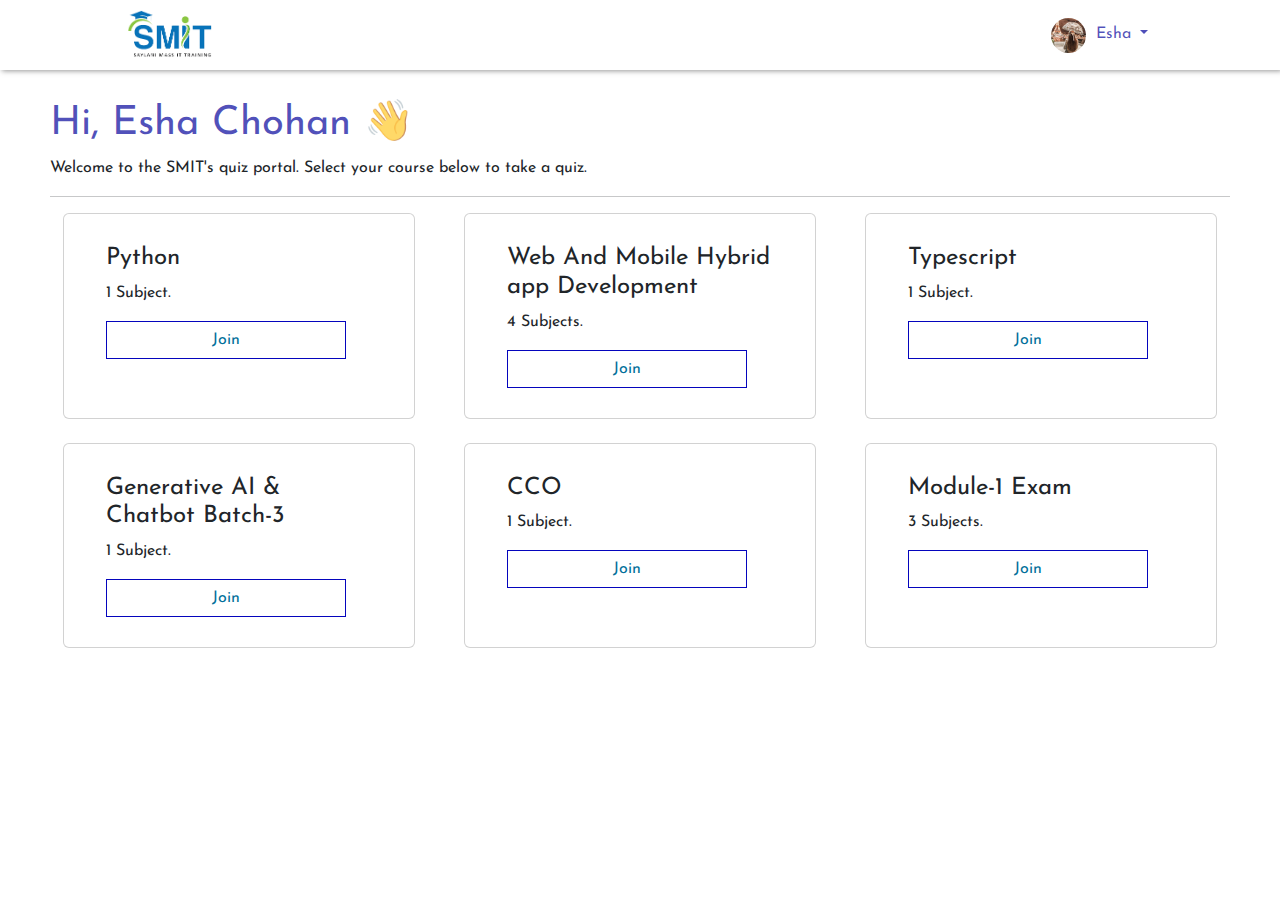
<file: index.html>
<!DOCTYPE html>
<html lang="en">

<head>
  <meta charset="UTF-8">
  <meta name="viewport" content="width=device-width, initial-scale=1.0">
  <title>Quiz Website</title>
  <link rel="stylesheet" type="text/css" href="style.css">
  <link rel="stylesheet" type="text/css" href="responsive.css">
  <link rel="icon" type="image" href="assets/logo.png">
  <link href="https://cdn.jsdelivr.net/npm/bootstrap@5.3.3/dist/css/bootstrap.min.css" rel="stylesheet"
    integrity="sha384-QWTKZyjpPEjISv5WaRU9OFeRpok6YctnYmDr5pNlyT2bRjXh0JMhjY6hW+ALEwIH" crossorigin="anonymous">
</head>

<body>
  <!-- NAVBAR START -->
  <div class="navbar">
    <img src="assets/logo.png" height="50px">
    <div class="dropdown">
      <button class="btn btn-secondary dropdown-toggle" type="button" data-bs-toggle="dropdown" aria-expanded="false">
        <img src="assets/profile pic.jpg"><span>Esha</span>
      </button>
      <ul class="dropdown-menu">
        <li><a class="dropdown-item" href="#">Results</a></li>
        <li><a class="dropdown-item" href="#">Logout</a></li>
      </ul>
    </div>
  </div>
  <!-- NAVBAR END -->
  <!-- CARDS START -->
  <div class="second-section">
    <div class="welcome-info">
      <h1>Hi, Esha Chohan 👋</h1>
      <p>Welcome to the SMIT's quiz portal. Select your course below to take a quiz.
      </p>
      <hr />
    </div>
    <div class=" cards-section row gap-4">
      <div class="card " style="width: 22rem;">
        <div class="card-body">
          <h4 class="card-title">Python</h4>
          <p class="card-text">1 Subject.</p>
          <a href="#"><button class="btn ">Join</button></a>
        </div>
      </div>
      <div class="card " style="width: 22rem;">
        <div class="card-body">
          <h4 class="card-title">Web And Mobile Hybrid app Development</h4>
          <p class="card-text">4 Subjects.</p>
          <a href="information.html"><button class="btn form-btn ">Join</button></a>
        </div>
      </div>
      <div class="card " style="width: 22rem;">
        <div class="card-body">
          <h4 class="card-title">Typescript</h4>
          <p class="card-text">1 Subject.</p>
          <a href="#"><button class="btn ">Join</button></a>
        </div>
      </div>
      <div class="card " style="width: 22rem;">
        <div class="card-body">
          <h4 class="card-title">Generative AI & Chatbot Batch-3</h4>
          <p class="card-text">1 Subject.</p>
          <a href="#"><button class="btn ">Join</button></a>
        </div>
      </div>
      <div class="card " style="width: 22rem;">
        <div class="card-body">
          <h4 class="card-title">CCO</h4>
          <p class="card-text">1 Subject.</p>
          <a href="#"><button class="btn">Join</button></a>
        </div>
      </div>
      <div class="card " style="width: 22rem;">
        <div class="card-body">
          <h4 class="card-title">Module-1 Exam</h4>
          <p class="card-text">3 Subjects.</p>
          <a href="#"><button class="btn ">Join</button></a>
        </div>
      </div>

    </div>
  </div>
  <!-- CARDS END -->

  <script src="https://cdn.jsdelivr.net/npm/bootstrap@5.3.3/dist/js/bootstrap.bundle.min.js"
    integrity="sha384-YvpcrYf0tY3lHB60NNkmXc5s9fDVZLESaAA55NDzOxhy9GkcIdslK1eN7N6jIeHz"
    crossorigin="anonymous"></script>
</body>

</html>
</file>
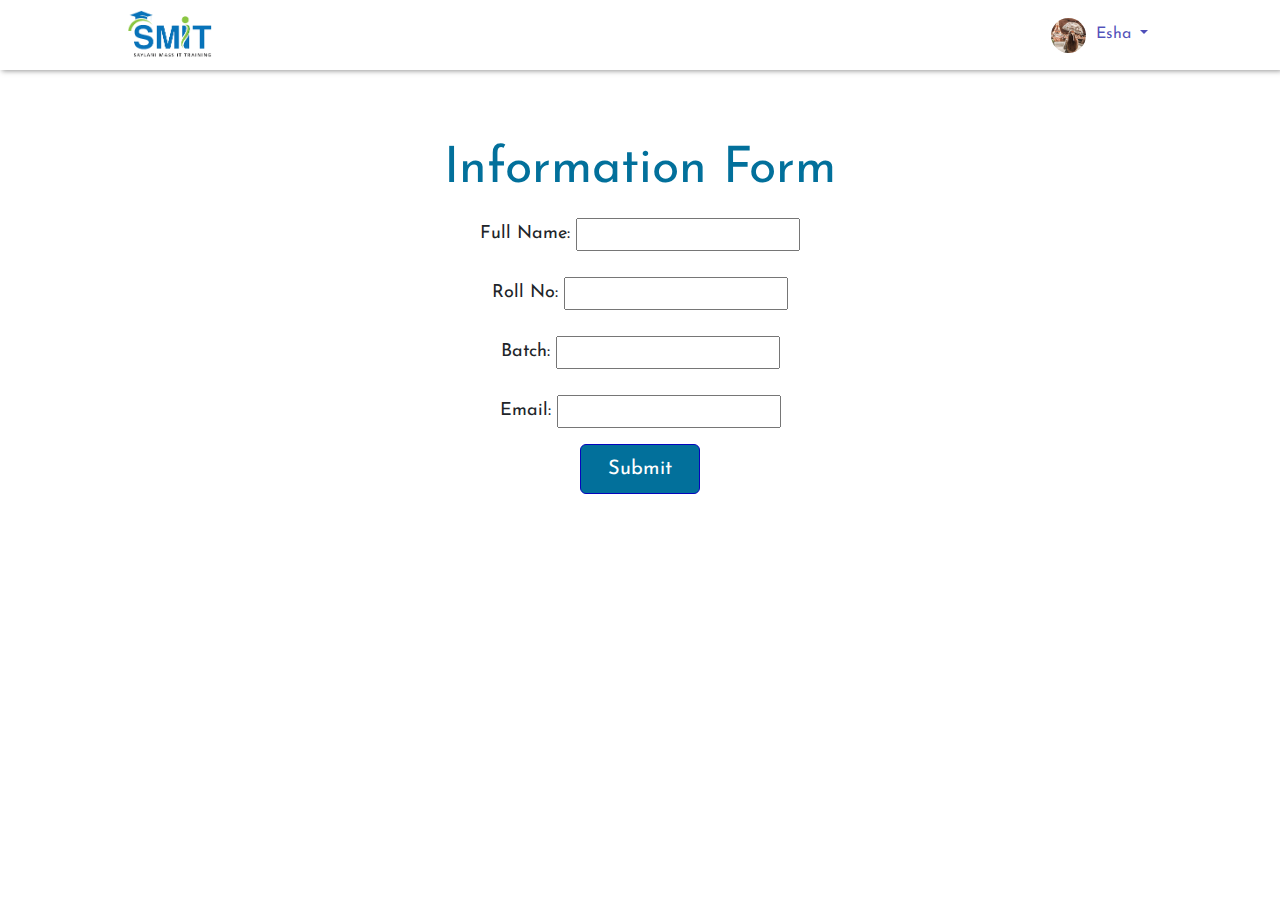
<file: information.html>
<!DOCTYPE html>
<html lang="en">

<head>
    <meta charset="UTF-8">
    <meta name="viewport" content="width=device-width, initial-scale=1.0">
    <title>Information</title>
    <link rel="stylesheet" type="text/css" href="style.css">
    <link rel="stylesheet" type="text/css" href="responsive.css">
    <link rel="icon" type="image" href="assets/logo.png">
    <link href="https://cdn.jsdelivr.net/npm/bootstrap@5.3.3/dist/css/bootstrap.min.css" rel="stylesheet"
        integrity="sha384-QWTKZyjpPEjISv5WaRU9OFeRpok6YctnYmDr5pNlyT2bRjXh0JMhjY6hW+ALEwIH" crossorigin="anonymous">
</head>

<body>

    <!-- NAVBAR START -->
    <div class="navbar">
        <img src="assets/logo.png" height="50px">
        <div class="dropdown">
            <button class="btn btn-secondary dropdown-toggle" type="button" data-bs-toggle="dropdown"
                aria-expanded="false">
                <img src="assets/profile pic.jpg"><span>Esha</span>
            </button>
            <ul class="dropdown-menu">
                <li><a class="dropdown-item" href="#">Results</a></li>
                <li><a class="dropdown-item" href="#">Logout</a></li>
            </ul>
        </div>
    </div>
    <!-- NAVBAR END -->
    <!-- INFORMATION FORM START -->
    <div class="information-form">
        <h1>Information Form</h1>
        <p> Full Name: <input type="text" required><br /></p>
        <p> Roll No: <input type="number" required><br /></p>
        <p> Batch: <input type="number" required><br /></p>
        <p> Email: <input type="email" required><br /></p>
        <a href="mcqs.html"><button class="btn submit-btn ">Submit</button></a>
    </div>
    <!-- INFORMATION FORM END -->
    <script src="https://cdn.jsdelivr.net/npm/bootstrap@5.3.3/dist/js/bootstrap.bundle.min.js"
        integrity="sha384-YvpcrYf0tY3lHB60NNkmXc5s9fDVZLESaAA55NDzOxhy9GkcIdslK1eN7N6jIeHz"
        crossorigin="anonymous"></script>
</body>

</html>
</file>
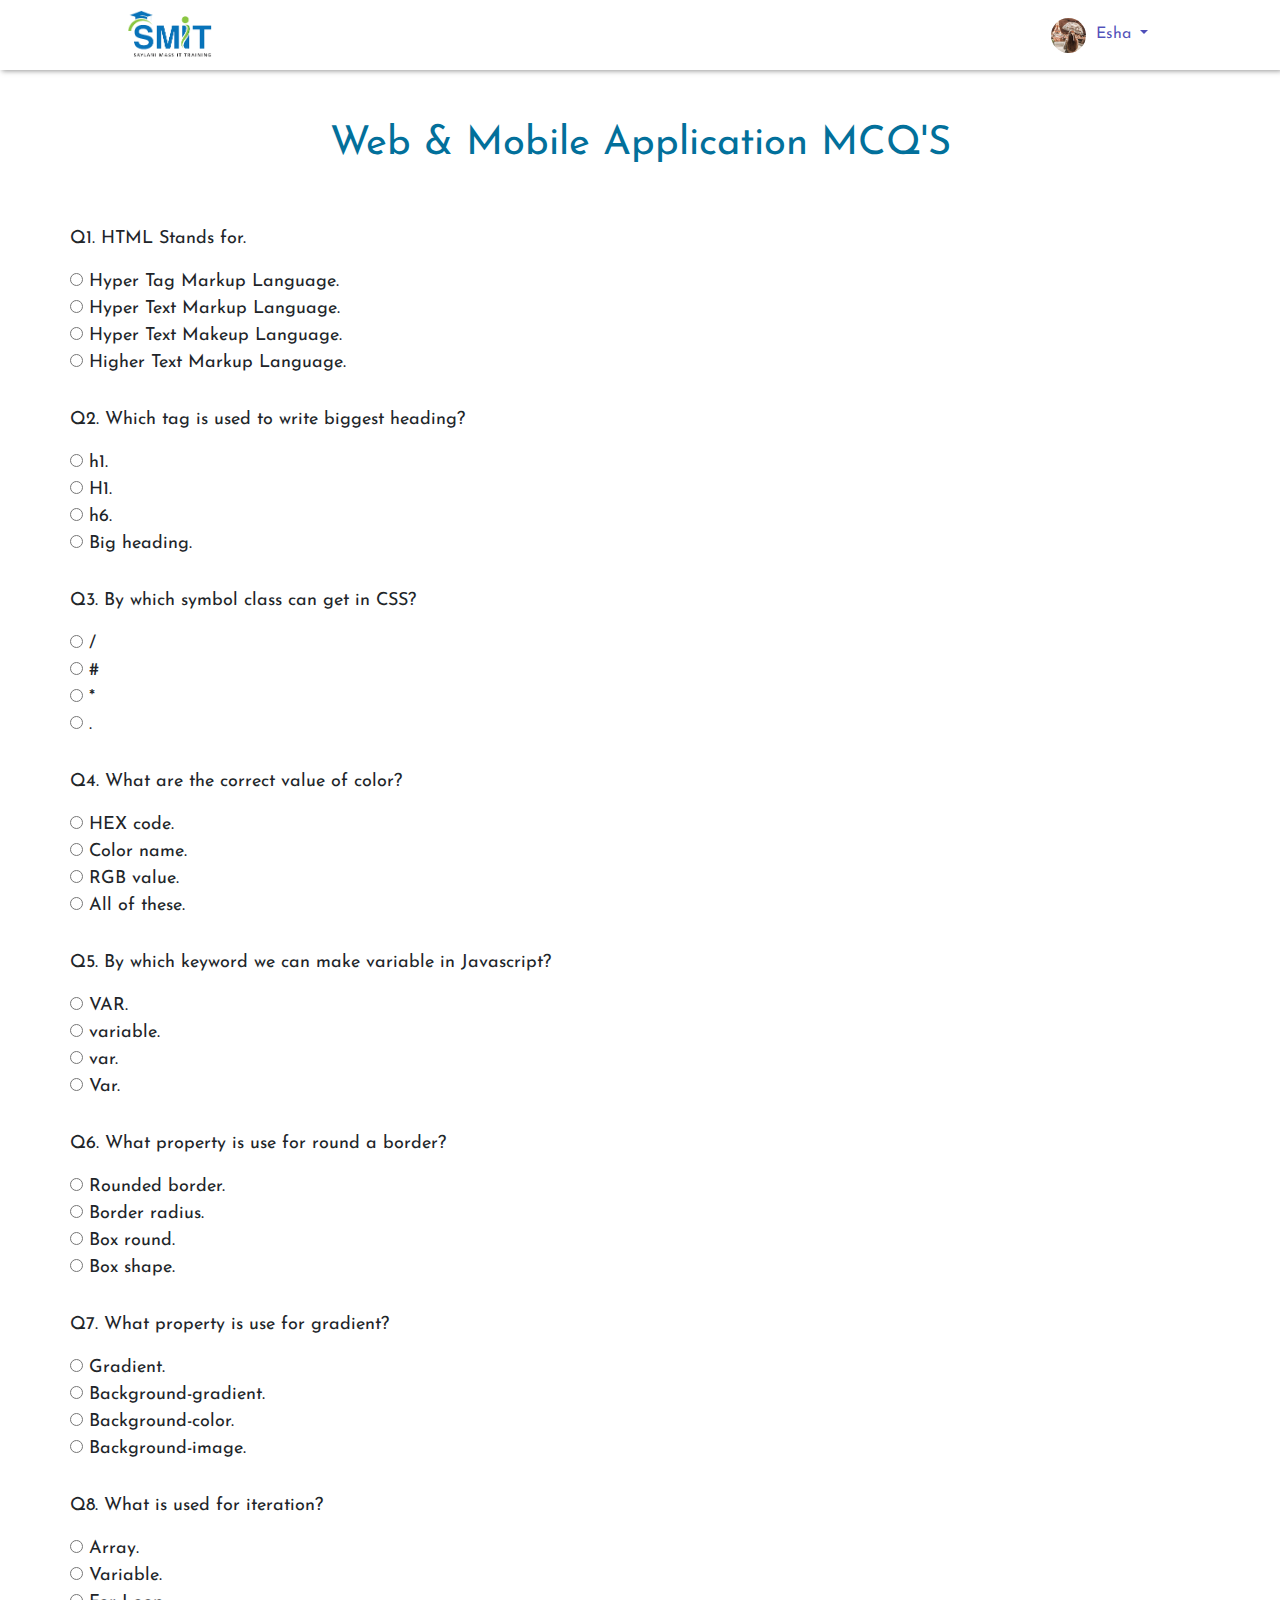
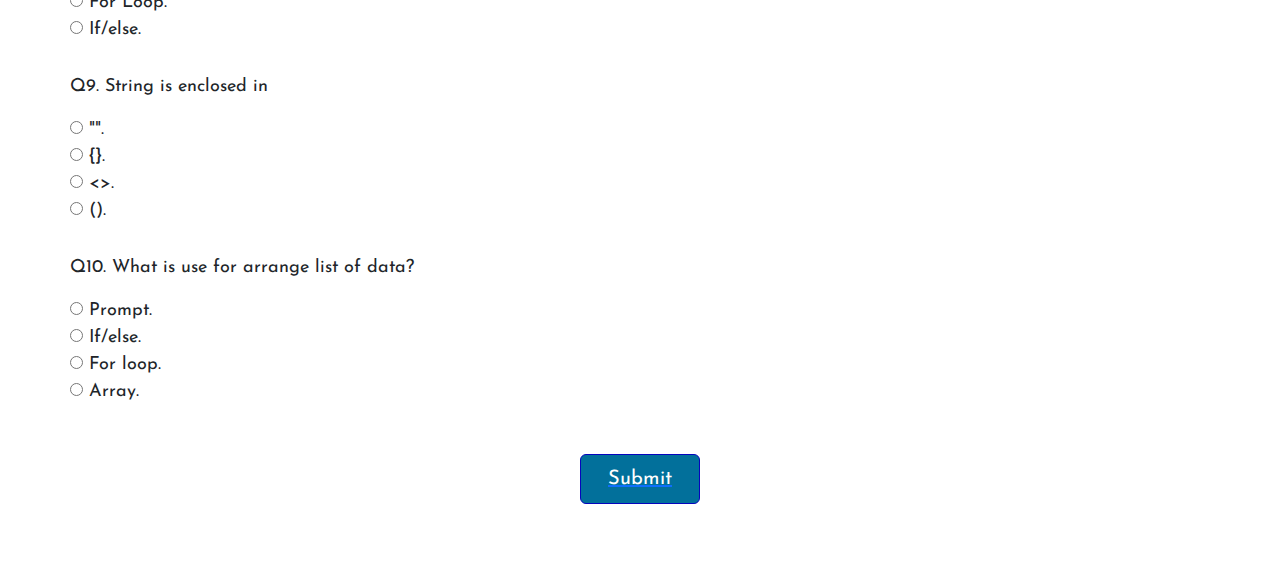
<file: mcqs.html>
<!DOCTYPE html>
<html lang="en">

<head>
    <meta charset="UTF-8">
    <meta name="viewport" content="width=device-width, initial-scale=1.0">
    <title>Web & Mobile App</title>
    <link rel="stylesheet" type="text/css" href="style.css">
    <link rel="stylesheet" type="text/css" href="responsive.css">
    <link rel="icon" type="image" href="assets/logo.png">
    <link href="https://cdn.jsdelivr.net/npm/bootstrap@5.3.3/dist/css/bootstrap.min.css" rel="stylesheet"
        integrity="sha384-QWTKZyjpPEjISv5WaRU9OFeRpok6YctnYmDr5pNlyT2bRjXh0JMhjY6hW+ALEwIH" crossorigin="anonymous">
</head>

<body>
    <!-- NAVBAR START -->
    <div class="navbar">
        <img src="assets/logo.png" height="50px">
        <div class="dropdown">
            <button class="btn btn-secondary dropdown-toggle" type="button" data-bs-toggle="dropdown"
                aria-expanded="false">
                <img src="assets/profile pic.jpg"><span>Esha</span>
            </button>
            <ul class="dropdown-menu">
                <li><a class="dropdown-item" href="#">Results</a></li>
                <li><a class="dropdown-item" href="#">Logout</a></li>
            </ul>
        </div>
    </div>
    <!-- NAVBAR END -->
    <!-- MCQS START -->
    <div class="mcqs-section">
        <h1>Web & Mobile Application MCQ'S</h1>
        <div class="mcqs">
            <div>
                <p>Q1. HTML Stands for.</p>
                <input type="radio" name="q1" /><span> Hyper Tag Markup Language.</span><br />
                <input type="radio" name="q1" /><span> Hyper Text Markup Language.</span><br />
                <input type="radio" name="q1" /><span> Hyper Text Makeup Language.</span><br />
                <input type="radio" name="q1" /><span> Higher Text Markup Language.</span><br />
            </div>
            <div>
                <p>Q2. Which tag is used to write biggest heading?</p>
                <input type="radio" name="q2" /><span> h1.</span><br />
                <input type="radio" name="q2" /><span> H1.</span><br />
                <input type="radio" name="q2" /><span> h6.</span><br />
                <input type="radio" name="q2" /><span> Big heading.</span><br />
            </div>
            <div>
                <p>Q3. By which symbol class can get in CSS?</p>
                <input type="radio" name="q3" /><span> /</span><br />
                <input type="radio" name="q3" /><span> #</span><br />
                <input type="radio" name="q3" /><span> *</span><br />
                <input type="radio" name="q3" /><span> .</span><br />
            </div>
            <div>
                <p>Q4. What are the correct value of color?</p>
                <input type="radio" name="q4" /><span> HEX code.</span><br />
                <input type="radio" name="q4" /><span> Color name.</span><br />
                <input type="radio" name="q4" /><span> RGB value.</span><br />
                <input type="radio" name="q4" /><span> All of these.</span><br />
            </div>
            <div>
                <p>Q5. By which keyword we can make variable in Javascript?</p>
                <input type="radio" name="q5" /><span> VAR.</span><br />
                <input type="radio" name="q5" /><span> variable.</span><br />
                <input type="radio" name="q5" /><span> var.</span><br />
                <input type="radio" name="q5" /><span> Var.</span><br />
            </div>
            <div>
                <p>Q6. What property is use for round a border?</p>
                <input type="radio" name="q6" /><span> Rounded border.</span><br />
                <input type="radio" name="q6" /><span> Border radius.</span><br />
                <input type="radio" name="q6" /><span> Box round.</span><br />
                <input type="radio" name="q6" /><span> Box shape.</span><br />
            </div>
            <div>
                <p>Q7. What property is use for gradient?</p>
                <input type="radio" name="q7" /><span> Gradient.</span><br />
                <input type="radio" name="q7" /><span> Background-gradient.</span><br />
                <input type="radio" name="q7" /><span> Background-color.</span><br />
                <input type="radio" name="q7" /><span> Background-image.</span><br />
            </div>
            <div>
                <p>Q8. What is used for iteration?</p>
                <input type="radio" name="q8" /><span> Array.</span><br />
                <input type="radio" name="q8" /><span> Variable.</span><br />
                <input type="radio" name="q8" /><span> For Loop.</span><br />
                <input type="radio" name="q8" /><span> If/else.</span><br />
            </div>
            <div>
                <p>Q9. String is enclosed in</p>
                <input type="radio" name="q9" /><span> "".</span><br />
                <input type="radio" name="q9" /><span> {}.</span><br />
                <input type="radio" name="q9" /><span>
                    <>.
                </span><br />
                <input type="radio" name="q9" /><span> ().</span><br />
            </div>
            <div>
                <p>Q10. What is use for arrange list of data?</p>
                <input type="radio" name="q" /><span> Prompt.</span><br />
                <input type="radio" name="q" /><span> If/else.</span><br />
                <input type="radio" name="q" /><span> For loop.</span><br />
                <input type="radio" name="q" /><span> Array.</span><br />
            </div>
            <a href="mcqs.html" class="d-flex justify-content-center"><button
                    class="btn submit-btn mt-5">Submit</button></a>
        </div>
    </div>
    <!-- MCQS END -->
    <script src="https://cdn.jsdelivr.net/npm/bootstrap@5.3.3/dist/js/bootstrap.bundle.min.js"
        integrity="sha384-YvpcrYf0tY3lHB60NNkmXc5s9fDVZLESaAA55NDzOxhy9GkcIdslK1eN7N6jIeHz"
        crossorigin="anonymous"></script>
</body>

</html>
</file>
<file: style.css>
@font-face {
    font-family: Josefin-sans;
    src: url(assets/JosefinSans-Regular.ttf);
}

body {
    font-family: Josefin-sans !important;
}

.navbar {
    padding: 10px 120px !important;
    box-shadow: 2px 1px 5px #808080d0;
}

.dropdown-toggle>img {
    height: 35px;
    border-radius: 20px;
}

.dropdown-toggle {
    background: none !important;
    border: none !important;
    color: #02029bb2 !important;

}

.dropdown-toggle span {
    margin-left: 10px;
}

.second-section {
    margin: 30px 130px;
}

.welcome-info h1 {
    color: #02029bb2;
}

.cards-section {
    display: flex;
    justify-content: center;
}

.cards-section .card-body {
    padding: 30px;
}

.cards-section button {
    color: #02709b;
    border: 1px solid #0505bd;
    border-radius: 0px;
    width: 15rem;
}

.cards-section button:hover {
    border: 1px solid #0505bd;
}

.form-btn:hover {
    border: 1px solid #0505bd !important;
    background-color: #02709b !important;
    color: white !important;
}

/* INFORMATION FORM CSS */
.information-form {
    display: flex;
    flex-direction: column;
    align-items: center;
    margin: 70px auto;
}

.information-form p {
    font-size: 18px;
    padding-top: 10px;
}

.information-form h1 {
    color: #02709b;
    font-size: 50px;
}

.submit-btn {
    font-size: 20px !important;
    color: white !important;
    background-color: #02709b !important;
    border: 1px solid #0505bd !important;
    width: 120px;
    height: 50px;
    text-align: center;
}

/* MCQ'S CSS */
.mcqs-section {
    margin: 50px;
}

.mcqs-section h1 {
    color: #02709b;
    font-size: 40px;
    text-align: center;
}

.mcqs {
    padding: 20px;
    font-size: 18px;
}

.mcqs div {
    margin-top: 30px;
}
</file>
<file: responsive.css>
@media only screen and (max-width:1340px) {
    .cards-section {
      justify-content: space-evenly;
    }
    .second-section {
        margin:30px 50px ;
    }
}
@media only screen and (max-width:805px){
    .navbar {
        padding:10px 5% !important ;
    }
    .card {
        width: 18rem !important;
    }
    .card button {
        width: 13rem;
    }
}
@media only screen and (max-width:675px) {
.card {
    width: 100% !important;
    text-align: center !important;
}
.card button {
    width: 60%;
}
.information-form h1 {
    font-size: 35px;
}
.mcqs {
    padding: 20px 20px 20px 0px;
}
}
@media only screen and (max-width:460px){
.navbar img {
    height: 40px ;
}
.cards-section {
    margin: 0px 20px !important;
}
.dropdown img {
    height: 30px;
}
.second-section {
    margin:20px ;
}
.welcome-info h1{
    font-size: 25px;
}
.welcome-info p {
    font-size: 15px;
}
.information-form h1 {
    font-size: 30px;
}
.information-form p {
    font-size: 15px;
    padding-top: 7px;
}
.submit-btn {
height: 35px;
width: 100px;
font-size: 16px !important;
}
.mcqs-section{
    margin: 30px 10px 30px 10px;
}
.mcqs-section h1 {
    font-size: 30px;
}
.mcqs {
    font-size: 16px;
}
}
</file>
